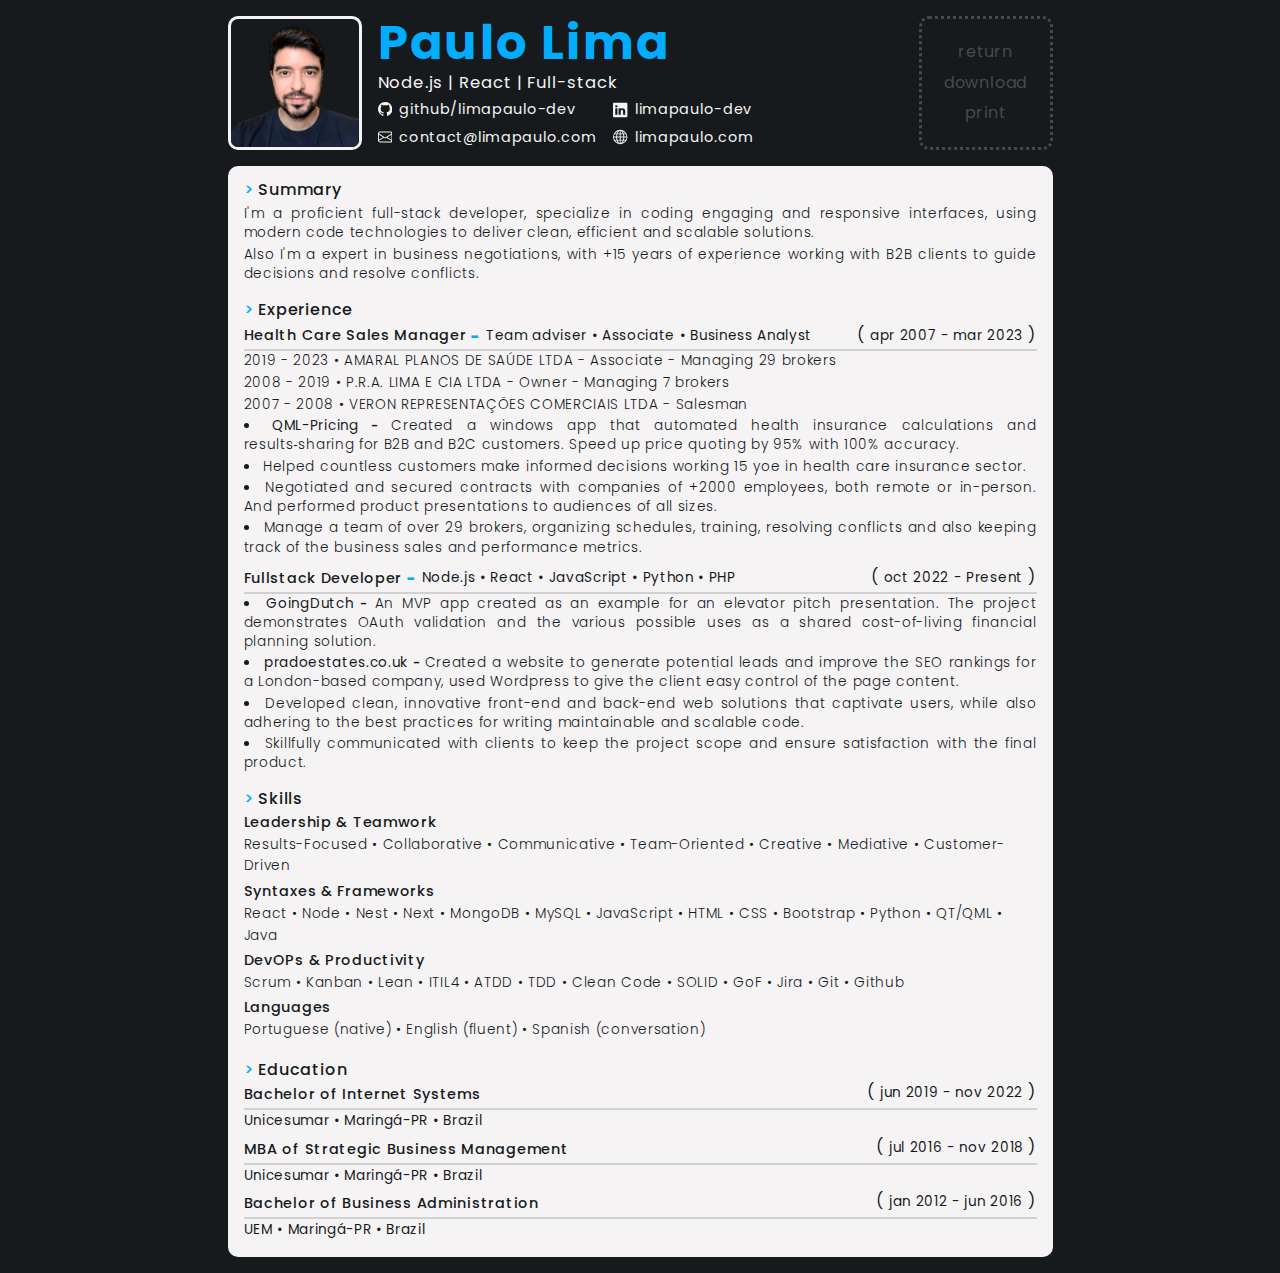
<file: resume.html>
<!DOCTYPE html>
<html lang="en" dir="ltr">
  <head>
    <meta charset="utf-8" />
    <meta name="viewport" content="width=device-width, initial-scale = 1.0, user-scalable=yes" />
    <title>resume</title>

    <link class="icon" rel="icon" type="image/svg+xml" href="img/warhol-vector-circle.svg" />
    <link rel="preconnect" href="https://fonts.googleapis.com" />
    <link rel="preconnect" href="https://fonts.gstatic.com" crossorigin />
    <link
      href="https://fonts.googleapis.com/css2?family=Nunito+Sans:wght@300&family=Poppins:wght@100;200;300;400;500;600;700;800;900&display=swap"
      rel="stylesheet"
    />

    <link rel="stylesheet" href="https://fonts.googleapis.com/css2?family=Material+Symbols+Outlined:opsz,wght,FILL,GRAD@48,400,0,0" />

    <link rel="stylesheet" type="text/css" href="css/resume.css" />

    <!-- Start VWO Async SmartCode -->
    <link rel="preconnect" href="https://dev.visualwebsiteoptimizer.com" />
    <script type="text/javascript" id="vwoCode">
      window._vwo_code ||
        (function () {
          var account_id = 779375,
            version = 2.0,
            settings_tolerance = 2000,
            hide_element = 'body',
            hide_element_style = 'opacity:0 !important;filter:alpha(opacity=0) !important;background:none !important',
            /* DO NOT EDIT BELOW THIS LINE */
            f = false,
            w = window,
            d = document,
            v = d.querySelector('#vwoCode'),
            cK = '_vwo_' + account_id + '_settings',
            cc = {};
          try {
            var c = JSON.parse(localStorage.getItem('_vwo_' + account_id + '_config'));
            cc = c && typeof c === 'object' ? c : {};
          } catch (e) {}
          var stT = cc.stT === 'session' ? w.sessionStorage : w.localStorage;
          code = {
            use_existing_jquery: function () {
              return typeof use_existing_jquery !== 'undefined' ? use_existing_jquery : undefined;
            },
            library_tolerance: function () {
              return typeof library_tolerance !== 'undefined' ? library_tolerance : undefined;
            },
            settings_tolerance: function () {
              return cc.sT || settings_tolerance;
            },
            hide_element_style: function () {
              return '{' + (cc.hES || hide_element_style) + '}';
            },
            hide_element: function () {
              return typeof cc.hE === 'string' ? cc.hE : hide_element;
            },
            getVersion: function () {
              return version;
            },
            finish: function () {
              if (!f) {
                f = true;
                var e = d.getElementById('_vis_opt_path_hides');
                if (e) e.parentNode.removeChild(e);
              }
            },
            finished: function () {
              return f;
            },
            load: function (e) {
              var t = this.getSettings(),
                n = d.createElement('script'),
                i = this;
              if (t) {
                n.textContent = t;
                d.getElementsByTagName('head')[0].appendChild(n);
                if (!w.VWO || VWO.caE) {
                  stT.removeItem(cK);
                  i.load(e);
                }
              } else {
                n.fetchPriority = 'high';
                n.src = e;
                n.type = 'text/javascript';
                n.onerror = function () {
                  _vwo_code.finish();
                };
                d.getElementsByTagName('head')[0].appendChild(n);
              }
            },
            getSettings: function () {
              try {
                var e = stT.getItem(cK);
                if (!e) {
                  return;
                }
                e = JSON.parse(e);
                if (Date.now() > e.e) {
                  stT.removeItem(cK);
                  return;
                }
                return e.s;
              } catch (e) {
                return;
              }
            },
            init: function () {
              if (d.URL.indexOf('__vwo_disable__') > -1) return;
              var e = this.settings_tolerance();
              w._vwo_settings_timer = setTimeout(function () {
                _vwo_code.finish();
                stT.removeItem(cK);
              }, e);
              var t = d.currentScript,
                n = d.createElement('style'),
                i = this.hide_element(),
                r = t && !t.async && i ? i + this.hide_element_style() : '',
                c = d.getElementsByTagName('head')[0];
              n.setAttribute('id', '_vis_opt_path_hides');
              v && n.setAttribute('nonce', v.nonce);
              n.setAttribute('type', 'text/css');
              if (n.styleSheet) n.styleSheet.cssText = r;
              else n.appendChild(d.createTextNode(r));
              c.appendChild(n);
              this.load('https://dev.visualwebsiteoptimizer.com/j.php?a=' + account_id + '&u=' + encodeURIComponent(d.URL) + '&vn=' + version);
            },
          };
          w._vwo_code = code;
          code.init();
        })();
    </script>
    <!-- End VWO Async SmartCode -->
  </head>
  <body>
    <main>
      <header id="header">
        <img src="/img/me.png" alt="paulo lima" />
        <div class="header-content">
          <h1>Paulo Lima</h1>
          <h2>Node.js | React | Full-stack</h2>
          <div class="contact">
            <div class="contact-row">
              <a href="https://github.com/limapaulo-dev" target="_blank">
                <svg xmlns="http://www.w3.org/2000/svg" width="100%" height="100%" fill="currentColor" class="bi bi-github" viewBox="0 0 16 16">
                  <path
                    d="M8 0C3.58 0 0 3.58 0 8c0 3.54 2.29 6.53 5.47 7.59.4.07.55-.17.55-.38 0-.19-.01-.82-.01-1.49-2.01.37-2.53-.49-2.69-.94-.09-.23-.48-.94-.82-1.13-.28-.15-.68-.52-.01-.53.63-.01 1.08.58 1.23.82.72 1.21 1.87.87 2.33.66.07-.52.28-.87.51-1.07-1.78-.2-3.64-.89-3.64-3.95 0-.87.31-1.59.82-2.15-.08-.2-.36-1.02.08-2.12 0 0 .67-.21 2.2.82.64-.18 1.32-.27 2-.27.68 0 1.36.09 2 .27 1.53-1.04 2.2-.82 2.2-.82.44 1.1.16 1.92.08 2.12.51.56.82 1.27.82 2.15 0 3.07-1.87 3.75-3.65 3.95.29.25.54.73.54 1.48 0 1.07-.01 1.93-.01 2.2 0 .21.15.46.55.38A8.012 8.012 0 0 0 16 8c0-4.42-3.58-8-8-8z"
                  /></svg
                >github/limapaulo-dev</a
              >
              <a href="mailto:contact@limapaulo.com" target="_blank">
                <svg xmlns="http://www.w3.org/2000/svg" width="16" height="16" fill="currentColor" class="bi bi-envelope" viewBox="0 0 16 16">
                  <path
                    d="M0 4a2 2 0 0 1 2-2h12a2 2 0 0 1 2 2v8a2 2 0 0 1-2 2H2a2 2 0 0 1-2-2V4Zm2-1a1 1 0 0 0-1 1v.217l7 4.2 7-4.2V4a1 1 0 0 0-1-1H2Zm13 2.383-4.708 2.825L15 11.105V5.383Zm-.034 6.876-5.64-3.471L8 9.583l-1.326-.795-5.64 3.47A1 1 0 0 0 2 13h12a1 1 0 0 0 .966-.741ZM1 11.105l4.708-2.897L1 5.383v5.722Z"
                  /></svg
                >contact@limapaulo.com</a
              >
            </div>
            <div class="contact-row">
              <!-- <a href="https://api.whatsapp.com/send/?phone=5544998752400&text=" target="_blank"
                ><svg xmlns="http://www.w3.org/2000/svg" width="16" height="16" fill="currentColor" class="bi bi-whatsapp" viewBox="0 0 16 16">
                  <path
                    d="M13.601 2.326A7.854 7.854 0 0 0 7.994 0C3.627 0 .068 3.558.064 7.926c0 1.399.366 2.76 1.057 3.965L0 16l4.204-1.102a7.933 7.933 0 0 0 3.79.965h.004c4.368 0 7.926-3.558 7.93-7.93A7.898 7.898 0 0 0 13.6 2.326zM7.994 14.521a6.573 6.573 0 0 1-3.356-.92l-.24-.144-2.494.654.666-2.433-.156-.251a6.56 6.56 0 0 1-1.007-3.505c0-3.626 2.957-6.584 6.591-6.584a6.56 6.56 0 0 1 4.66 1.931 6.557 6.557 0 0 1 1.928 4.66c-.004 3.639-2.961 6.592-6.592 6.592zm3.615-4.934c-.197-.099-1.17-.578-1.353-.646-.182-.065-.315-.099-.445.099-.133.197-.513.646-.627.775-.114.133-.232.148-.43.05-.197-.1-.836-.308-1.592-.985-.59-.525-.985-1.175-1.103-1.372-.114-.198-.011-.304.088-.403.087-.088.197-.232.296-.346.1-.114.133-.198.198-.33.065-.134.034-.248-.015-.347-.05-.099-.445-1.076-.612-1.47-.16-.389-.323-.335-.445-.34-.114-.007-.247-.007-.38-.007a.729.729 0 0 0-.529.247c-.182.198-.691.677-.691 1.654 0 .977.71 1.916.81 2.049.098.133 1.394 2.132 3.383 2.992.47.205.84.326 1.129.418.475.152.904.129 1.246.08.38-.058 1.171-.48 1.338-.943.164-.464.164-.86.114-.943-.049-.084-.182-.133-.38-.232z"
                  /></svg
                >+5544998752400</a
              > -->
              <a href="https://www.linkedin.com/in/limapaulo-dev/" target="_blank"
                ><svg xmlns="http://www.w3.org/2000/svg" width="16" height="16" fill="currentColor" class="bi bi-linkedin" viewBox="0 0 16 16">
                  <path
                    d="M0 1.146C0 .513.526 0 1.175 0h13.65C15.474 0 16 .513 16 1.146v13.708c0 .633-.526 1.146-1.175 1.146H1.175C.526 16 0 15.487 0 14.854V1.146zm4.943 12.248V6.169H2.542v7.225h2.401zm-1.2-8.212c.837 0 1.358-.554 1.358-1.248-.015-.709-.52-1.248-1.342-1.248-.822 0-1.359.54-1.359 1.248 0 .694.521 1.248 1.327 1.248h.016zm4.908 8.212V9.359c0-.216.016-.432.08-.586.173-.431.568-.878 1.232-.878.869 0 1.216.662 1.216 1.634v3.865h2.401V9.25c0-2.22-1.184-3.252-2.764-3.252-1.274 0-1.845.7-2.165 1.193v.025h-.016a5.54 5.54 0 0 1 .016-.025V6.169h-2.4c.03.678 0 7.225 0 7.225h2.4z"
                  /></svg
                >limapaulo-dev</a
              >
              <a href="https://limapaulo.com" target="_blank"
                ><svg xmlns="http://www.w3.org/2000/svg" width="16" height="16" fill="currentColor" class="bi bi-globe" viewBox="0 0 16 16">
                  <path
                    d="M0 8a8 8 0 1 1 16 0A8 8 0 0 1 0 8zm7.5-6.923c-.67.204-1.335.82-1.887 1.855A7.97 7.97 0 0 0 5.145 4H7.5V1.077zM4.09 4a9.267 9.267 0 0 1 .64-1.539 6.7 6.7 0 0 1 .597-.933A7.025 7.025 0 0 0 2.255 4H4.09zm-.582 3.5c.03-.877.138-1.718.312-2.5H1.674a6.958 6.958 0 0 0-.656 2.5h2.49zM4.847 5a12.5 12.5 0 0 0-.338 2.5H7.5V5H4.847zM8.5 5v2.5h2.99a12.495 12.495 0 0 0-.337-2.5H8.5zM4.51 8.5a12.5 12.5 0 0 0 .337 2.5H7.5V8.5H4.51zm3.99 0V11h2.653c.187-.765.306-1.608.338-2.5H8.5zM5.145 12c.138.386.295.744.468 1.068.552 1.035 1.218 1.65 1.887 1.855V12H5.145zm.182 2.472a6.696 6.696 0 0 1-.597-.933A9.268 9.268 0 0 1 4.09 12H2.255a7.024 7.024 0 0 0 3.072 2.472zM3.82 11a13.652 13.652 0 0 1-.312-2.5h-2.49c.062.89.291 1.733.656 2.5H3.82zm6.853 3.472A7.024 7.024 0 0 0 13.745 12H11.91a9.27 9.27 0 0 1-.64 1.539 6.688 6.688 0 0 1-.597.933zM8.5 12v2.923c.67-.204 1.335-.82 1.887-1.855.173-.324.33-.682.468-1.068H8.5zm3.68-1h2.146c.365-.767.594-1.61.656-2.5h-2.49a13.65 13.65 0 0 1-.312 2.5zm2.802-3.5a6.959 6.959 0 0 0-.656-2.5H12.18c.174.782.282 1.623.312 2.5h2.49zM11.27 2.461c.247.464.462.98.64 1.539h1.835a7.024 7.024 0 0 0-3.072-2.472c.218.284.418.598.597.933zM10.855 4a7.966 7.966 0 0 0-.468-1.068C9.835 1.897 9.17 1.282 8.5 1.077V4h2.355z"
                  /></svg
                >limapaulo.com</a
              >
            </div>
          </div>
        </div>
        <nav>
          <div class="navigation-border">
            <a class="return" href="index.html">return</a>
            <a class="download" href="/files/resume.pdf" download>download</a>
            <a class="print" href="" onclick="printPage()">print</a>
          </div>
        </nav>
      </header>
      <section class="full-panel">
        <section id="summary" class="left-panel-section">
          <h2><span>></span> Summary</h2>
          <!-- <p>I'm a expert in business negotiations, with +15 years of experience working with B2B clients to guide decisions and resolve conflicts.</p>
          <p>I have also a proficiency in full-stack development, specialize in coding engaging and responsive interfaces, using modern code technologies to deliver clean, efficient and scalable solutions.</p> -->

          <p>
            I'm a proficient full-stack developer, specialize in coding engaging and responsive interfaces, using modern code technologies to deliver clean,
            efficient and scalable solutions.
          </p>
          <p>Also I'm a expert in business negotiations, with +15 years of experience working with B2B clients to guide decisions and resolve conflicts.</p>
        </section>
        <!-- <section id="projects-section" class="left-panel-section">
            <div>
              <h2><span>></span> Projects</h2>

              <div class="projects-flex">
                <div class="project">
                  <h4><a href="https://pradoestates.co.uk/" target="_blank">pradoestates.co.uk</a></h4>
                  <span class="blue-hyphen"> -</span>
                  <h5>Wordpress • CSS • PHP • Elementor</h5>
                  <p>Website to showcase a London-based property sourcing company's, designed to attract potential customers and improve it's SEO rankings.</p>
                  <ul>
                    <li>SEO focused design with +96 scores on Pagespeed results in both mobile and desktop.</li>
                    <li>Fast Performance without compromising the design and client expectations.</li>
                    <li>Project developed in close contact with clients over weekly video-calls.</li>
                  </ul>
                </div>

                <div class="project">
                  <h4><a href="https://limapaulo.com/whatsappdirect" target="_blank">WhatsAppDirect</a></h4>
                  <span class="blue-hyphen"> -</span>
                  <h5>HTML • CSS • JavaScript • Bootstrap</h5>
                  <p>Web app demonstrando o WhatsApp's <a href="https://faq.whatsapp.com/5913398998672934" target="_blank">'Click to Chat'</a> API. A interface foi criada utilizando o framework Bootstrap para atingir responsividade e também visual elegante.</p>
                  <ul>
                    <li>Implementação dos dados dos países em um arquivo JSON reduzindo o código HTML em 95%</li>
                    <li>Javascript assíncrono utilizado para acelerar o carregamento de dados da página.</li>
                    <li>Design responsivo e intuitivo utilizando Bootstrap v5.3.</li>
                  </ul>
                </div>

                <div class="project">
                  <h4><a href="https://github.com/limapaulo-dev/qml-pricing" target="_blank">QML-Pricing</a></h4>
                  <span class="blue-hyphen"> -</span>
                  <h5>Python • QML • JavaScript</h5>
                  <p>Windows app that automated health insurance calculations for B2B and B2C, offering accurate prices for a wide range of products and profiles and easy sharing options via WhatsApp or Email.</p>
                  <ul>
                    <li>Intuitive UX/UI using QML Material Style (based on the Google Material Design).</li>
                    <li>Project created as a SaaS solution for a health insurance company.</li>
                    <li><a href="https://faq.whatsapp.com/5913398998672934" target="_blank">FramelessHelper</a> library used to achieve consistent colors, visual appeal and improved UX.</li>
                  </ul>
                </div>
              </div>
            </div>
          </section> -->
        <section id="experience" class="left-panel-section">
          <h2><span>></span> Experience</h2>
          <div>
            <div>
              <div class="job-title-date" id="Health-Care">
                <h4>Health Care Sales Manager</h4>
                <span class="blue-hyphen"> -</span>
                <h5>Team adviser • Associate • Business Analyst</h5>
                <div class="date">
                  <span class="blue-parentheses"> (</span>
                  <h5>apr 2007 - mar 2023</h5>
                  <span class="blue-parentheses"> )</span>
                </div>
              </div>
              <!-- <p>From 2007 to 2023 I've established and operated a insurance business that merged with 3 other companies in 2019. In that time I developed my initial software solutions to attract new customers, automate day-to-day tasks, and enhance the efficiency of the business.</p> -->
              <p><span class="yoe-dates">2019 - 2023</span> • AMARAL PLANOS DE SAÚDE LTDA - Associate - Managing 29 brokers</p>
              <p><span class="yoe-dates">2008 - 2019</span> • P.R.A. LIMA E CIA LTDA - Owner - Managing 7 brokers</p>
              <p><span class="yoe-dates">2007 - 2008</span> • VERON REPRESENTAÇÕES COMERCIAIS LTDA - Salesman</p>
              <ul>
                <li>
                  <span class="bullet-project"><a href="https://github.com/limapaulo-dev/qml-pricing" target="_blank">QML-Pricing</a></span
                  ><span class="black-hyphen"> - </span>Created a windows app that automated health insurance calculations and results‑sharing for B2B and B2C
                  customers. Speed up price quoting by 95% with 100% accuracy.
                </li>
                <li>Helped countless customers make informed decisions working 15 yoe in health care insurance sector.</li>
                <li>
                  Negotiated and secured contracts with companies of +2000 employees, both remote or in-person. And performed product presentations to audiences
                  of all sizes.
                </li>
                <li>
                  Manage a team of over 29 brokers, organizing schedules, training, resolving conflicts and also keeping track of the business sales and
                  performance metrics.
                </li>
              </ul>
            </div>
            <div class="job-title-date" id="Fullstack">
              <h4>Fullstack Developer</h4>
              <span class="blue-hyphen"> -</span>
              <h5>Node.js • React • JavaScript • Python • PHP</h5>
              <div class="date">
                <span class="blue-parentheses"> (</span>
                <h5>oct 2022 - Present</h5>
                <span class="blue-parentheses"> )</span>
              </div>
            </div>
            <!-- <p>Helped customers understand the health care business and make good purchase decisions. Negotiated with businesses of varied sizes and needs, performing many product presentations, online or in-person, for both small and big audiences.</p>
              <p>Develop solutions to automate day-to-day tasks, speed up negotiations and reduce rework. Trained coworkers on businesses practices, technical skills and conflict resolution.</p> -->
            <!-- <p>Developed innovative front-end and back-end web solutions that captivate users, while skillfully communicating with clients to ensure their satisfaction with the final product.</p> -->
            <ul>
              <li>
                <span class="bullet-project"><a href="https://github.com/limapaulo-dev/goingDutchServer" target="_blank">GoingDutch</a></span
                ><span class="black-hyphen"> - </span>An MVP app created as an example for an elevator pitch presentation. The project demonstrates OAuth
                validation and the various possible uses as a shared cost-of-living financial planning solution.
              </li>
              <li>
                <span class="bullet-project"><a href="https://pradoestates.co.uk/" target="_blank">pradoestates.co.uk</a></span
                ><span class="black-hyphen"> - </span>Created a website to generate potential leads and improve the SEO rankings for a London-based company,
                used Wordpress to give the client easy control of the page content.
              </li>
              <li>
                Developed clean, innovative front-end and back-end web solutions that captivate users, while also adhering to the best practices for writing
                maintainable and scalable code.
              </li>
              <li>Skillfully communicated with clients to keep the project scope and ensure satisfaction with the final product.</li>
            </ul>
          </div>
        </section>

        <!-- <div class="panels-divisor"></div> -->
        <section id="skills" class="right-panel-section">
          <h2><span>></span> Skills</h2>

          <h4>Leadership & Teamwork</h4>
          <h5>Results-Focused • Collaborative • Communicative • Team-Oriented • Creative • Mediative • Customer-Driven</h5>

          <h4>Syntaxes & Frameworks</h4>
          <h5>React • Node • Nest • Next • MongoDB • MySQL • JavaScript • HTML • CSS • Bootstrap • Python • QT/QML • Java</h5>

          <h4>DevOPs & Productivity</h4>
          <h5>Scrum • Kanban • Lean • ITIL4 • ATDD • TDD • Clean Code • SOLID • GoF • Jira • Git • Github</h5>

          <h4>Languages</h4>
          <h5>Portuguese (native) • English (fluent) • Spanish (conversation)</h5>
        </section>
        <!-- <div class="panels-divisor"></div> -->

        <section id="education" class="right-panel-section">
          <h2><span>></span> Education</h2>

          <div class="course-date">
            <h4>Bachelor of Internet Systems</h4>
            <div class="date">
              <span class="blue-parentheses"> (</span>
              <h5>jun 2019 - nov 2022</h5>
              <span class="blue-parentheses"> )</span>
            </div>
          </div>
          <h5>Unicesumar • Maringá-PR • Brazil</h5>

          <div class="course-date">
            <h4>MBA of Strategic Business Management</h4>
            <div class="date">
              <span class="blue-parentheses"> (</span>
              <h5>jul 2016 - nov 2018</h5>
              <span class="blue-parentheses"> )</span>
            </div>
          </div>
          <h5>Unicesumar • Maringá-PR • Brazil</h5>

          <div class="course-date">
            <h4>Bachelor of Business Administration</h4>
            <div class="date">
              <span class="blue-parentheses"> (</span>
              <h5>jan 2012 - jun 2016</h5>
              <span class="blue-parentheses"> )</span>
            </div>
          </div>
          <h5>UEM • Maringá-PR • Brazil</h5>
        </section>
        <!-- <section id="contact" class="right-panel-section">
              <h2><span>></span> Contact</h2>
              <a href="https://github.com/limapaulo-dev" target="_blank">
                <svg xmlns="http://www.w3.org/2000/svg" width="100%" height="100%" fill="currentColor" class="bi bi-github" viewBox="0 0 16 16">
                  <path
                    d="M8 0C3.58 0 0 3.58 0 8c0 3.54 2.29 6.53 5.47 7.59.4.07.55-.17.55-.38 0-.19-.01-.82-.01-1.49-2.01.37-2.53-.49-2.69-.94-.09-.23-.48-.94-.82-1.13-.28-.15-.68-.52-.01-.53.63-.01 1.08.58 1.23.82.72 1.21 1.87.87 2.33.66.07-.52.28-.87.51-1.07-1.78-.2-3.64-.89-3.64-3.95 0-.87.31-1.59.82-2.15-.08-.2-.36-1.02.08-2.12 0 0 .67-.21 2.2.82.64-.18 1.32-.27 2-.27.68 0 1.36.09 2 .27 1.53-1.04 2.2-.82 2.2-.82.44 1.1.16 1.92.08 2.12.51.56.82 1.27.82 2.15 0 3.07-1.87 3.75-3.65 3.95.29.25.54.73.54 1.48 0 1.07-.01 1.93-.01 2.2 0 .21.15.46.55.38A8.012 8.012 0 0 0 16 8c0-4.42-3.58-8-8-8z"
                  /></svg
                >github.com/limapaulo-dev</a
              >
              <a href="mailto:contact@limapaulo.com" target="_blank">
                <svg xmlns="http://www.w3.org/2000/svg" width="16" height="16" fill="currentColor" class="bi bi-envelope" viewBox="0 0 16 16">
                  <path d="M0 4a2 2 0 0 1 2-2h12a2 2 0 0 1 2 2v8a2 2 0 0 1-2 2H2a2 2 0 0 1-2-2V4Zm2-1a1 1 0 0 0-1 1v.217l7 4.2 7-4.2V4a1 1 0 0 0-1-1H2Zm13 2.383-4.708 2.825L15 11.105V5.383Zm-.034 6.876-5.64-3.471L8 9.583l-1.326-.795-5.64 3.47A1 1 0 0 0 2 13h12a1 1 0 0 0 .966-.741ZM1 11.105l4.708-2.897L1 5.383v5.722Z" /></svg
                >contact@limapaulo.com</a
              >
              <a href="https://api.whatsapp.com/send/?phone=5544998752400&text=" target="_blank"
                ><svg xmlns="http://www.w3.org/2000/svg" width="16" height="16" fill="currentColor" class="bi bi-whatsapp" viewBox="0 0 16 16">
                  <path
                    d="M13.601 2.326A7.854 7.854 0 0 0 7.994 0C3.627 0 .068 3.558.064 7.926c0 1.399.366 2.76 1.057 3.965L0 16l4.204-1.102a7.933 7.933 0 0 0 3.79.965h.004c4.368 0 7.926-3.558 7.93-7.93A7.898 7.898 0 0 0 13.6 2.326zM7.994 14.521a6.573 6.573 0 0 1-3.356-.92l-.24-.144-2.494.654.666-2.433-.156-.251a6.56 6.56 0 0 1-1.007-3.505c0-3.626 2.957-6.584 6.591-6.584a6.56 6.56 0 0 1 4.66 1.931 6.557 6.557 0 0 1 1.928 4.66c-.004 3.639-2.961 6.592-6.592 6.592zm3.615-4.934c-.197-.099-1.17-.578-1.353-.646-.182-.065-.315-.099-.445.099-.133.197-.513.646-.627.775-.114.133-.232.148-.43.05-.197-.1-.836-.308-1.592-.985-.59-.525-.985-1.175-1.103-1.372-.114-.198-.011-.304.088-.403.087-.088.197-.232.296-.346.1-.114.133-.198.198-.33.065-.134.034-.248-.015-.347-.05-.099-.445-1.076-.612-1.47-.16-.389-.323-.335-.445-.34-.114-.007-.247-.007-.38-.007a.729.729 0 0 0-.529.247c-.182.198-.691.677-.691 1.654 0 .977.71 1.916.81 2.049.098.133 1.394 2.132 3.383 2.992.47.205.84.326 1.129.418.475.152.904.129 1.246.08.38-.058 1.171-.48 1.338-.943.164-.464.164-.86.114-.943-.049-.084-.182-.133-.38-.232z"
                  /></svg
                >+5544998752400</a
              >
              <a href="https://limapaulo.com" target="_blank"
                ><svg xmlns="http://www.w3.org/2000/svg" width="16" height="16" fill="currentColor" class="bi bi-globe" viewBox="0 0 16 16">
                  <path
                    d="M0 8a8 8 0 1 1 16 0A8 8 0 0 1 0 8zm7.5-6.923c-.67.204-1.335.82-1.887 1.855A7.97 7.97 0 0 0 5.145 4H7.5V1.077zM4.09 4a9.267 9.267 0 0 1 .64-1.539 6.7 6.7 0 0 1 .597-.933A7.025 7.025 0 0 0 2.255 4H4.09zm-.582 3.5c.03-.877.138-1.718.312-2.5H1.674a6.958 6.958 0 0 0-.656 2.5h2.49zM4.847 5a12.5 12.5 0 0 0-.338 2.5H7.5V5H4.847zM8.5 5v2.5h2.99a12.495 12.495 0 0 0-.337-2.5H8.5zM4.51 8.5a12.5 12.5 0 0 0 .337 2.5H7.5V8.5H4.51zm3.99 0V11h2.653c.187-.765.306-1.608.338-2.5H8.5zM5.145 12c.138.386.295.744.468 1.068.552 1.035 1.218 1.65 1.887 1.855V12H5.145zm.182 2.472a6.696 6.696 0 0 1-.597-.933A9.268 9.268 0 0 1 4.09 12H2.255a7.024 7.024 0 0 0 3.072 2.472zM3.82 11a13.652 13.652 0 0 1-.312-2.5h-2.49c.062.89.291 1.733.656 2.5H3.82zm6.853 3.472A7.024 7.024 0 0 0 13.745 12H11.91a9.27 9.27 0 0 1-.64 1.539 6.688 6.688 0 0 1-.597.933zM8.5 12v2.923c.67-.204 1.335-.82 1.887-1.855.173-.324.33-.682.468-1.068H8.5zm3.68-1h2.146c.365-.767.594-1.61.656-2.5h-2.49a13.65 13.65 0 0 1-.312 2.5zm2.802-3.5a6.959 6.959 0 0 0-.656-2.5H12.18c.174.782.282 1.623.312 2.5h2.49zM11.27 2.461c.247.464.462.98.64 1.539h1.835a7.024 7.024 0 0 0-3.072-2.472c.218.284.418.598.597.933zM10.855 4a7.966 7.966 0 0 0-.468-1.068C9.835 1.897 9.17 1.282 8.5 1.077V4h2.355z"
                  /></svg
                >limapaulo.com</a
              >
            </section> -->

        <!-- <section class="footer">
          <div>
            <svg xmlns="http://www.w3.org/2000/svg" viewBox="0 0 384 512" width="100%" height="100%" fill="currentColor"><path d="M0 32l34.9 395.8L191.5 480l157.6-52.2L384 32H0zm308.2 127.9H124.4l4.1 49.4h175.6l-13.6 148.4-97.9 27v.3h-1.1l-98.7-27.3-6-75.8h47.7L138 320l53.5 14.5 53.7-14.5 6-62.2H84.3L71.5 112.2h241.1l-4.4 47.7z" /></svg>
            <svg xmlns="http://www.w3.org/2000/svg" viewBox="0 0 384 512" width="100%" height="100%" fill="currentColor"><path d="M0 32l34.9 395.8L192 480l157.1-52.2L384 32H0zm313.1 80l-4.8 47.3L193 208.6l-.3.1h111.5l-12.8 146.6-98.2 28.7-98.8-29.2-6.4-73.9h48.9l3.2 38.3 52.6 13.3 54.7-15.4 3.7-61.6-166.3-.5v-.1l-.2.1-3.6-46.3L193.1 162l6.5-2.7H76.7L70.9 112h242.2z" /></svg>
          </div>
          <h5>hand crafted with HTML & CSS</h5>
        </section> -->
      </section>
    </main>
    <script src="js/scripts.js"></script>
    <script src="js/resume.js"></script>
  </body>
</html>
</file>
<file: css/resume.css>
html,
body,
div,
span,
applet,
object,
iframe,
h1,
h2,
h3,
h4,
h5,
h6,
p,
blockquote,
pre,
a,
abbr,
acronym,
address,
big,
cite,
code,
del,
dfn,
em,
img,
ins,
kbd,
q,
s,
samp,
small,
strike,
strong,
sub,
sup,
tt,
var,
b,
u,
i,
center,
dl,
dt,
dd,
ol,
ul,
li,
fieldset,
form,
label,
legend,
table,
caption,
tbody,
tfoot,
thead,
tr,
th,
td,
article,
aside,
canvas,
details,
embed,
figure,
figcaption,
footer,
header,
hgroup,
menu,
nav,
output,
ruby,
section,
summary,
time,
mark,
audio,
video {
  margin: 0;
  padding: 0;
  border: 0;
  font-size: 100%;
  font: inherit;
  vertical-align: baseline;
}
/* HTML5 display-role reset for older browsers */
article,
aside,
details,
figcaption,
figure,
footer,
header,
hgroup,
menu,
nav,
section {
  display: block;
}
body {
  line-height: 1;
}
ol,
ul {
  list-style: none;
}
blockquote,
q {
  quotes: none;
}
blockquote:before,
blockquote:after,
q:before,
q:after {
  content: '';
  content: none;
}
table {
  border-collapse: collapse;
  border-spacing: 0;
}

* {
  letter-spacing: 0.05em;
}

body {
  font-family: 'Poppins', sans-serif;
  color: #f5f3f4;
  background-color: #161a1d;
  display: flex;
  justify-content: center;
  box-sizing: border-box;
}

main {
  display: flex;
  flex-direction: column;
  padding: 1em;
  width: 825px;
  max-width: 825px;
  height: auto;
  max-height: autox;
}

header {
  display: flex;
  flex-direction: row;
  align-items: center;
  gap: 1em;
  margin-bottom: 1em;
}

header img {
  width: 8em;
  border: 3px #f5f3f4 solid;
  background-color: #161a1d;
  border-radius: 10px;
  transition: 1s ease;
}

header .header-content {
  display: flex;
  flex-direction: column;
  gap: 0.5em;
}

header h1 {
  font-size: 3em;
  font-weight: 700;
  color: #00adff;
  transition: 1s ease;
}

header h2 {
  font-weight: 400;
  font-size: 1.03em;
  margin-bottom: 0;
}

header nav {
  display: flex;
  flex-grow: 1;
  flex-direction: column;
  align-items: flex-end;
}

header nav div {
  height: 8em;
  width: 8em;
  border: 3px #494949 dotted;
  border-radius: 10px;
  display: flex;
  flex-direction: column;
  justify-content: center;
  align-items: center;
  transition: 1s ease;
}

header nav div:hover,
header nav div:active {
  border: 3px #f5f3f4 dotted;
}

header a {
  color: #494949;
  font-size: 1em;
  transition: 1s ease;
}

header nav a:hover,
header nav a:active {
  color: #f5f3f4;
}

header .contact {
  display: flex;
  gap: 1em;
}

header .contact-row {
  display: flex;
  flex-direction: column;
}

header .contact a {
  font-size: 0.9em;
  color: #f5f3f4;
}

section.full-panel {
  position: relative;
  display: flex;
  flex-direction: column;
  gap: 0.5em;
  padding: 1em;

  height: 100%;
  border-radius: 10px;
  color: #161a1d;
  background-color: #f5f3f4;
}

h2 span {
  color: #00adff;
}

section {
  display: flex;
  flex-direction: column;
  justify-content: flex-start;
}

section.full-panel {
  display: flex;
  flex-direction: column;
  justify-content: space-between;
  height: 100%;
}

section:last-child {
  margin-bottom: 0;
}

div.panels-divisor {
  width: 0.2em;
  height: 100%;
  align-self: center;
  background-color: #161a1d;
}

section#left-panel {
  width: 100%;
  margin-bottom: 0;
  gap: 0.6em;
}

.left-panel-section h5 {
  margin-bottom: 0.2em;
}

#projects-section {
  display: flex;
  flex-direction: column;
  justify-content: flex-start;
  gap: 0.7em;
}

section#right-panel {
  margin-bottom: 0;
  display: flex;
  flex-direction: row;
  flex-basis: 100%;
  gap: 1em;
}

h2 {
  font-weight: 500;
  font-size: 1em;
  margin-bottom: 0.4em;
}

h4 {
  display: inline-block;
  font-weight: 500;
  font-size: 0.9em;
  margin-bottom: 0.2em;
}

h4 a {
  font-weight: 500;
  font-size: 0.95em;
  margin-bottom: 0.2em;
}

h5 {
  display: inline-block;
  font-size: 0.85em;
  line-height: 1.6em;
  font-weight: 400;
  margin-bottom: 0.7em;
}

/* #skills.right-panel-section  {
  width: 99%;
} */

/* .right-panel-section .education-contact {
  width: 20%;
} */

.right-panel-section h4 {
  line-height: 1.2em;
}

.right-panel-section h5 {
  margin-bottom: 0.7em;
}

p {
  text-align: justify;
  font-size: 0.85em;
  line-height: 1.4em;
  font-weight: 300;
  margin-bottom: 0.2em;
}

p a,
li a {
  display: inline-block;
}

section p:last-child {
  margin-bottom: 0.8em;
}

ul {
  list-style-type: disc;
  list-style-position: inside;
}

li {
  font-size: 0.85em;
  line-height: 1.4em;
  font-weight: 300;
  text-align: justify;
}

li a {
  font-size: 1em;
}

.projects-flex {
  display: flex;
  flex-direction: column;
  gap: 0.5em;
}

span.blue-hyphen {
  font-size: 0.9em;
  font-weight: 900;
  color: #00adff;
}

span.black-hyphen {
  font-size: 0.9em;
  font-weight: 600;
  color: #161a1d;
}

.job-title-date {
  display: flex;
  align-items: center;
  gap: 0.3em;
  border-bottom: #161a1d27 2px solid;
}

.job-title-date .date {
  margin-left: auto;
}

#experience p {
  margin-bottom: 0.2em;
}

#experience li {
  margin-bottom: 0.17em;
}

#experience li:last-child {
  margin-bottom: 0.8em;
}

a {
  color: #161a1d;
  font-size: 0.95em;
  line-height: 1.4em;
  font-weight: 400;
  margin-bottom: 0.5em;
  text-decoration: none;
  display: flex;
  align-items: center;
}

#skills h5 {
  font-weight: 300;
  margin-bottom: 0.4em;
}

#skills h5:last-child {
  margin-bottom: 0;
}

svg {
  width: 1em;
  margin-right: 0.5em;
}

a:last-child {
  margin-bottom: 0;
}

#education {
  margin-top: 0.8em;
}

#education h5 {
  margin-bottom: 0.5em;
}

#education h5:last-child {
  margin-bottom: 0;
}

.course-date {
  display: flex;
  align-items: center;
  gap: 0.3em;
  height: 1.5em;
  border-bottom: #161a1d27 2px solid;
}

.course-date .date {
  margin-left: auto;
  align-items: center;
}

.course-date .date h5 {
  margin-bottom: 0;
}

.footer {
  position: absolute;
  bottom: 15px;
  right: 10px;
  color: #acacac;
  height: 100%;
  align-content: flex-end;
  justify-content: flex-end;
  align-items: flex-end;
}

.footer div {
  display: flex;
  flex-direction: row;
  gap: 1.5em;
  margin-bottom: 0.5em;
  margin-right: 0;
}

.footer svg {
  margin-right: 0.3em;
  width: 1em;
}

.footer h5 {
  font-size: 0.75em;
  font-style: italic;

  text-align: right;
  margin-bottom: 0;
  line-height: 0;
}
.footer span {
  font-size: 2em;
  margin-bottom: 0;
  line-height: 0;
}

/*  responsive layout  */
@media (max-width: 2500px) {
}

@media (max-width: 570px) {
  main {
    padding: 0.5em;
    width: 100%;
    max-width: 100%;
    height: 100%;
    max-height: 100%;
  }
}

@media (max-width: 360px) {
  main {
    padding: 0.5em;
    width: 100%;
    max-width: 100%;
    height: 100%;
    max-height: 100%;
  }
}

/* print resume page */
@media print {
  body {
    width: 8.25in;
    height: 11.75in;
    padding: 0;
    margin: 0;
    display: block;
  }

  header {
    margin-left: 0em;
  }

  header nav {
    display: none;
  }
}
</file>
